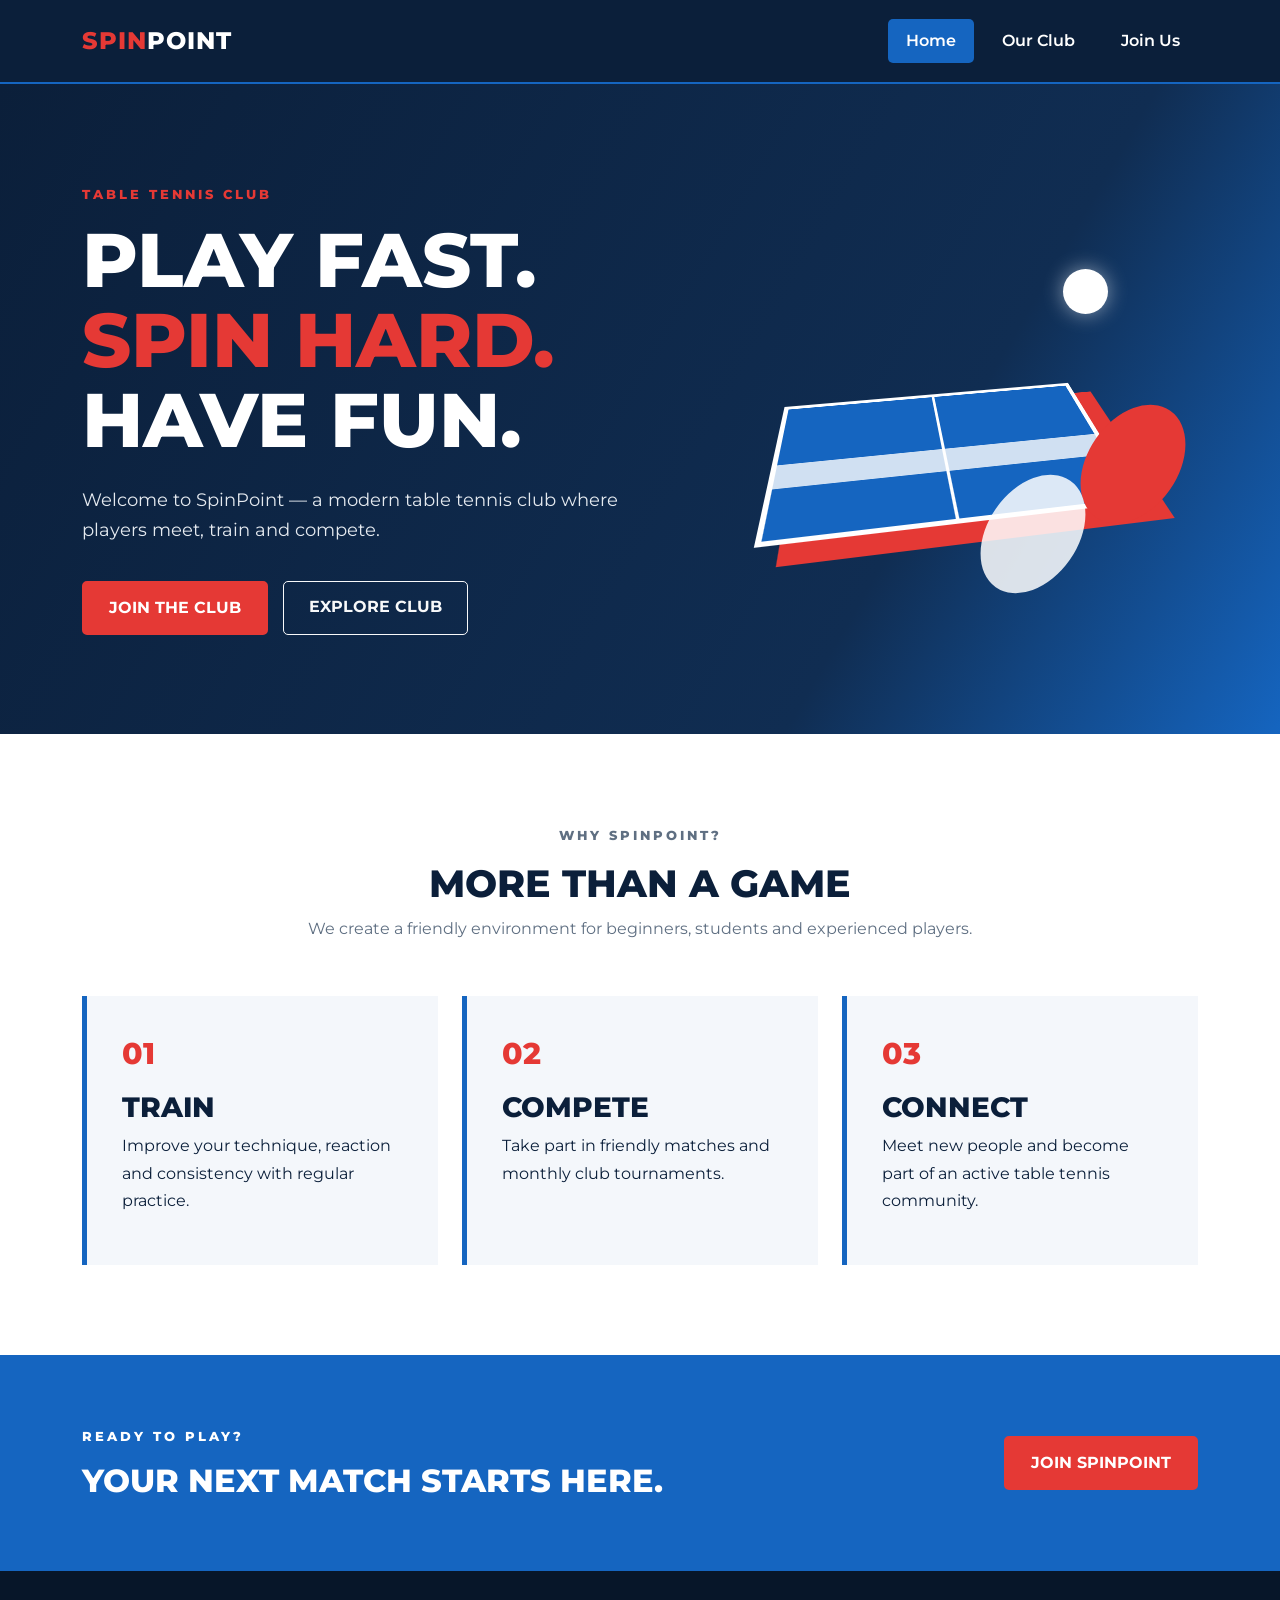
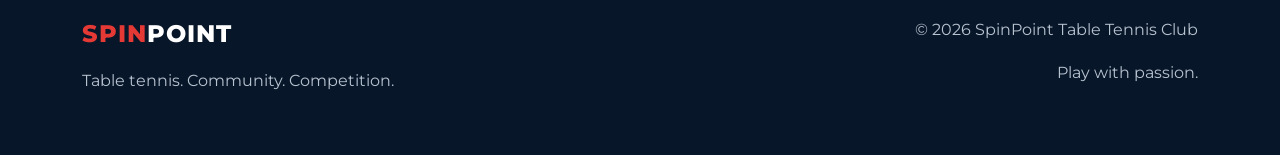
<file: index.html>
<!DOCTYPE html>
<html lang="en">
<head>
    <meta charset="UTF-8">
    <meta name="viewport" content="width=device-width, initial-scale=1.0">

    <title>SpinPoint | Table Tennis Club</title>

    <!-- Google Font -->
    <link rel="preconnect" href="https://fonts.googleapis.com">
    <link rel="preconnect" href="https://fonts.gstatic.com" crossorigin>
    <link href="https://fonts.googleapis.com/css2?family=Montserrat:wght@400;500;600;700;800&display=swap" rel="stylesheet">

    <!-- Bootstrap -->
    <link href="https://cdn.jsdelivr.net/npm/bootstrap@5.3.3/dist/css/bootstrap.min.css" rel="stylesheet">

    <!-- Custom CSS -->
    <link rel="stylesheet" href="style.css">
</head>

<body>

<!-- NAVIGATION -->
<header>
    <nav class="navbar navbar-expand-lg navbar-dark main-navbar">
        <div class="container">

            <a class="navbar-brand logo" href="index.html">
                <span>SPIN</span>POINT
            </a>

            <button class="navbar-toggler"
                    type="button"
                    data-bs-toggle="collapse"
                    data-bs-target="#mainNavigation">
                <span class="navbar-toggler-icon"></span>
            </button>

            <div class="collapse navbar-collapse" id="mainNavigation">
                <ul class="navbar-nav ms-auto">

                    <li class="nav-item">
                        <a class="nav-link active" href="index.html">Home</a>
                    </li>

                    <li class="nav-item">
                        <a class="nav-link" href="club.html">Our Club</a>
                    </li>

                    <li class="nav-item">
                        <a class="nav-link" href="join.html">Join Us</a>
                    </li>

                </ul>
            </div>

        </div>
    </nav>
</header>


<!-- HERO -->
<main>

<section class="hero-section">

    <div class="container">

        <div class="row align-items-center">

            <div class="col-lg-7 hero-content">

                <p class="small-label">TABLE TENNIS CLUB</p>

                <h1>
                    PLAY FAST.<br>
                    <span>SPIN HARD.</span><br>
                    HAVE FUN.
                </h1>

                <p class="hero-text">
                    Welcome to SpinPoint — a modern table tennis club
                    where players meet, train and compete.
                </p>

                <div class="hero-buttons">

                    <a href="join.html" class="btn btn-danger main-btn">
                        JOIN THE CLUB
                    </a>

                    <a href="club.html" class="btn btn-outline-light second-btn">
                        EXPLORE CLUB
                    </a>

                </div>

            </div>


            <div class="col-lg-5">

                <div class="ping-pong-art">

                    <div class="table-shape">
                        <div class="table-line"></div>
                        <div class="net"></div>
                    </div>

                    <div class="ping-ball"></div>

                    <div class="racket racket-one"></div>
                    <div class="racket racket-two"></div>

                </div>

            </div>

        </div>

    </div>

</section>


<!-- ABOUT -->
<section class="intro-section">

    <div class="container">

        <div class="section-heading text-center">

            <p class="small-label">WHY SPINPOINT?</p>

            <h2>MORE THAN A GAME</h2>

            <p>
                We create a friendly environment for beginners,
                students and experienced players.
            </p>

        </div>


        <div class="row g-4 mt-3">

            <div class="col-md-4">

                <article class="feature-card">

                    <div class="feature-number">01</div>

                    <h3>TRAIN</h3>

                    <p>
                        Improve your technique, reaction and
                        consistency with regular practice.
                    </p>

                </article>

            </div>


            <div class="col-md-4">

                <article class="feature-card">

                    <div class="feature-number">02</div>

                    <h3>COMPETE</h3>

                    <p>
                        Take part in friendly matches and
                        monthly club tournaments.
                    </p>

                </article>

            </div>


            <div class="col-md-4">

                <article class="feature-card">

                    <div class="feature-number">03</div>

                    <h3>CONNECT</h3>

                    <p>
                        Meet new people and become part of
                        an active table tennis community.
                    </p>

                </article>

            </div>

        </div>

    </div>

</section>


<!-- CTA -->
<section class="cta-section">

    <div class="container">

        <div class="cta-box">

            <div>
                <p class="small-label">READY TO PLAY?</p>

                <h2>YOUR NEXT MATCH STARTS HERE.</h2>
            </div>

            <a href="join.html" class="btn btn-danger main-btn">
                JOIN SPINPOINT
            </a>

        </div>

    </div>

</section>

</main>


<!-- FOOTER -->
<footer class="footer">

    <div class="container">

        <div class="row">

            <div class="col-md-6">
                <div class="logo footer-logo">
                    <span>SPIN</span>POINT
                </div>

                <p>
                    Table tennis. Community. Competition.
                </p>
            </div>

            <div class="col-md-6 text-md-end">
                <p>© 2026 SpinPoint Table Tennis Club</p>
                <p>Play with passion.</p>
            </div>

        </div>

    </div>

</footer>


<script src="https://cdn.jsdelivr.net/npm/bootstrap@5.3.3/dist/js/bootstrap.bundle.min.js"></script>

</body>
</html>
</file>
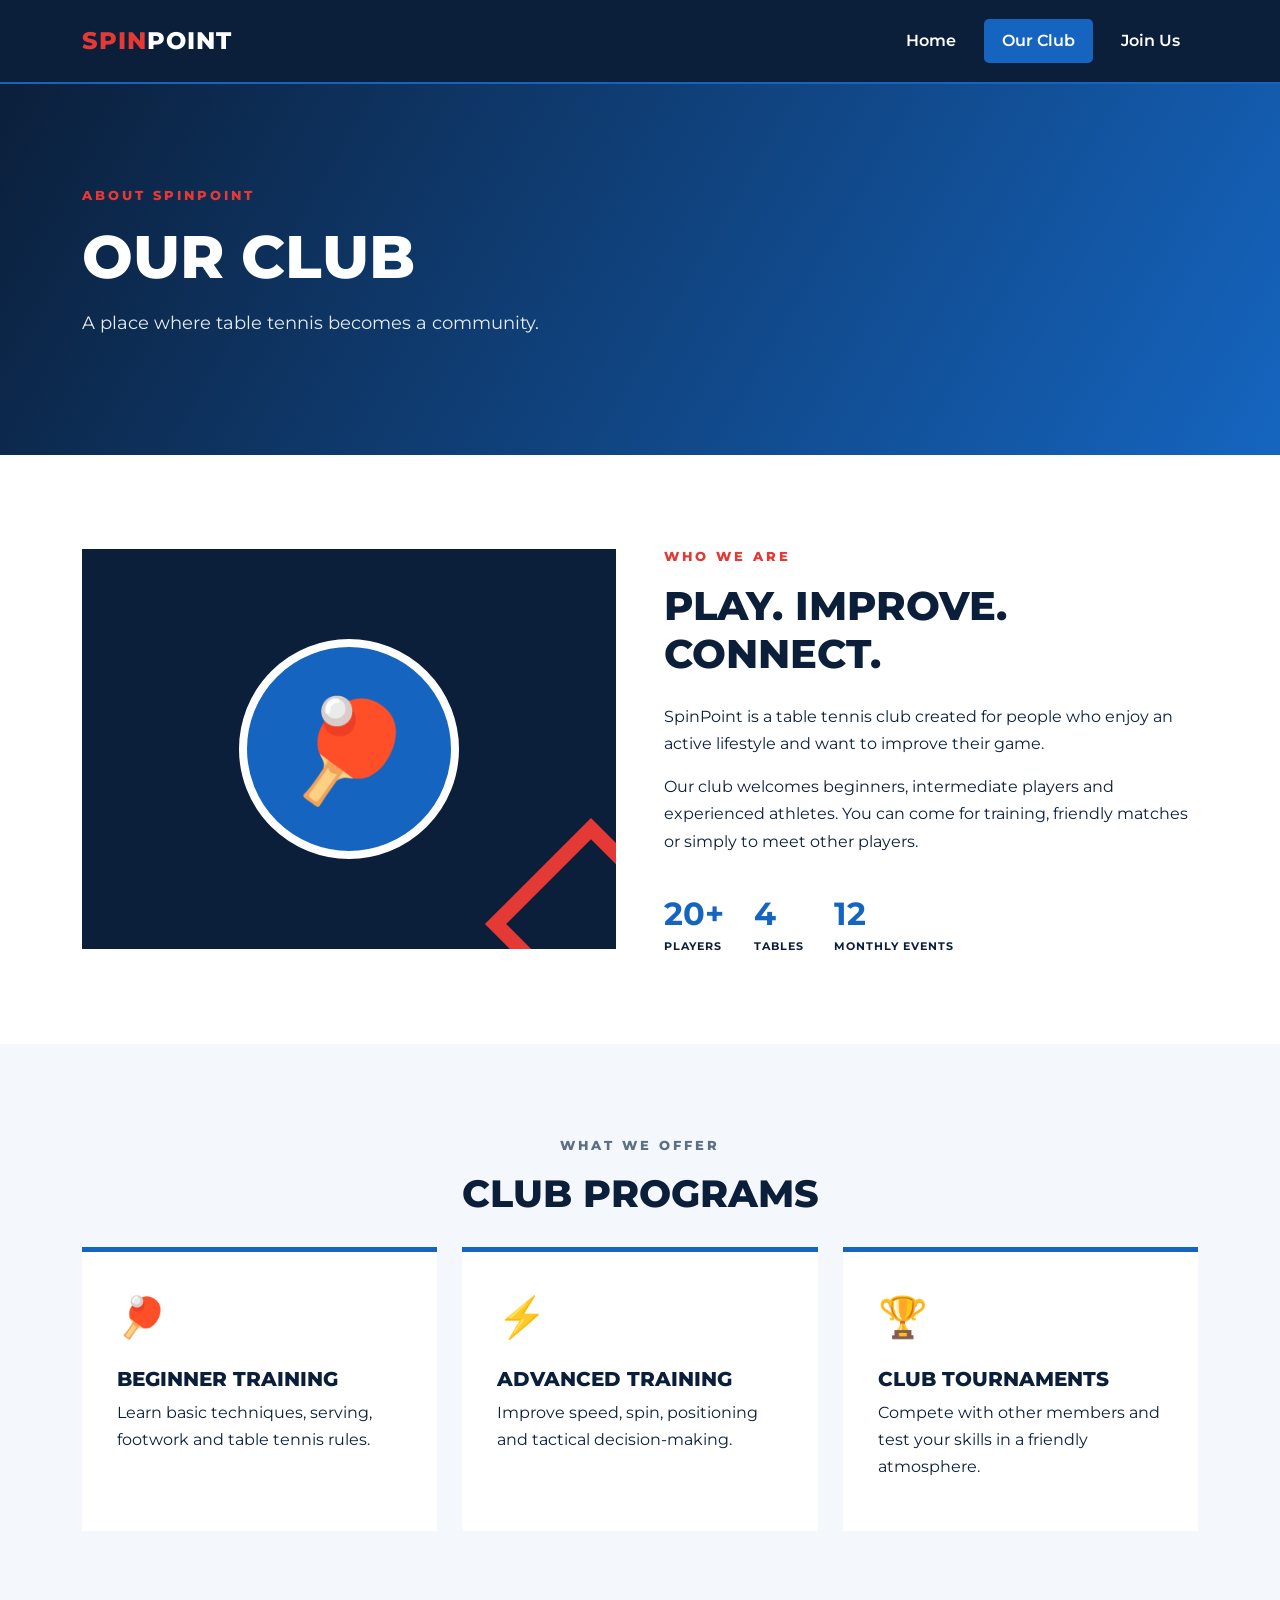
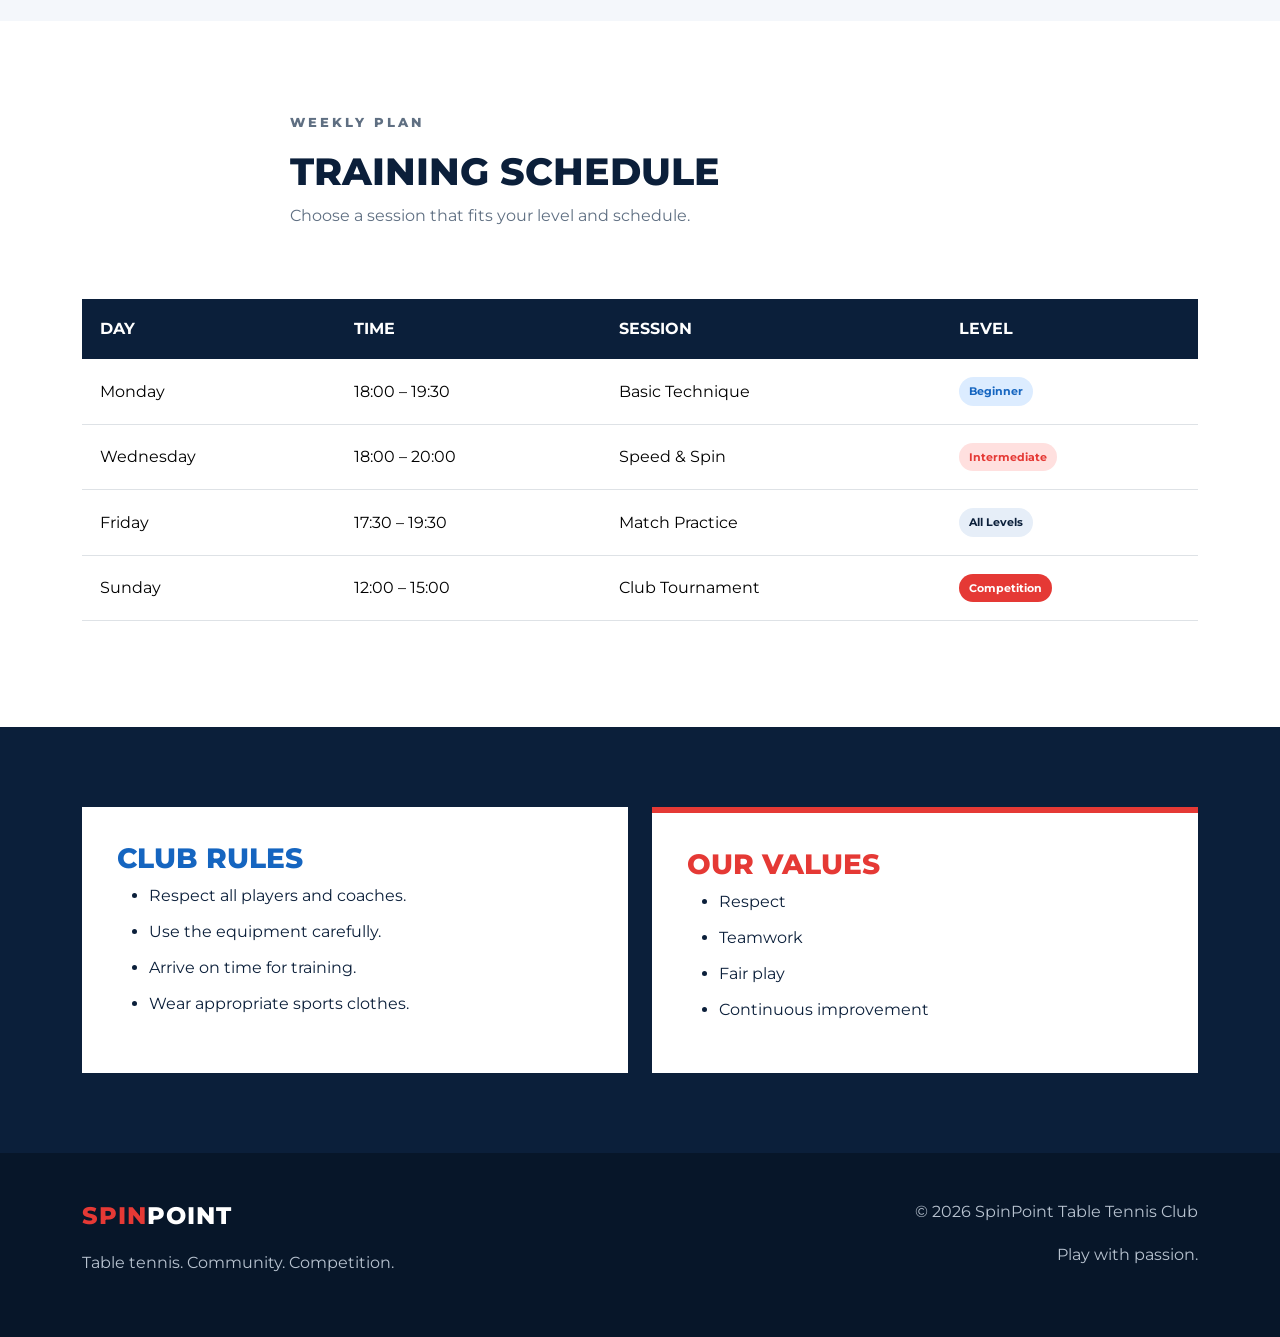
<file: club.html>
<!DOCTYPE html>
<html lang="en">
<head>

    <meta charset="UTF-8">
    <meta name="viewport" content="width=device-width, initial-scale=1.0">

    <title>SpinPoint | Our Club</title>

    <!-- Google Font -->
    <link rel="preconnect" href="https://fonts.googleapis.com">
    <link rel="preconnect" href="https://fonts.gstatic.com" crossorigin>

    <link href="https://fonts.googleapis.com/css2?family=Montserrat:wght@400;500;600;700;800&display=swap"
          rel="stylesheet">

    <!-- Bootstrap -->
    <link href="https://cdn.jsdelivr.net/npm/bootstrap@5.3.3/dist/css/bootstrap.min.css"
          rel="stylesheet">

    <!-- CSS -->
    <link rel="stylesheet" href="style.css">

</head>

<body>


<!-- NAVIGATION -->

<header>

<nav class="navbar navbar-expand-lg navbar-dark main-navbar">

<div class="container">

<a class="navbar-brand logo" href="index.html">
    <span>SPIN</span>POINT
</a>


<button class="navbar-toggler"
        type="button"
        data-bs-toggle="collapse"
        data-bs-target="#mainNavigation">

<span class="navbar-toggler-icon"></span>

</button>


<div class="collapse navbar-collapse" id="mainNavigation">

<ul class="navbar-nav ms-auto">

<li class="nav-item">
<a class="nav-link" href="index.html">Home</a>
</li>

<li class="nav-item">
<a class="nav-link active" href="club.html">Our Club</a>
</li>

<li class="nav-item">
<a class="nav-link" href="join.html">Join Us</a>
</li>

</ul>

</div>

</div>

</nav>

</header>


<main>


<!-- PAGE HEADER -->

<section class="page-header">

<div class="container">

<p class="small-label">ABOUT SPINPOINT</p>

<h1>OUR CLUB</h1>

<p>
A place where table tennis becomes a community.
</p>

</div>

</section>


<!-- CLUB INTRODUCTION -->

<section class="club-intro">

<div class="container">

<div class="row align-items-center g-5">


<div class="col-lg-6">

<div class="club-image">

<div class="image-circle">

<span>🏓</span>

</div>

<div class="red-decoration"></div>

</div>

</div>


<div class="col-lg-6">

<p class="small-label">WHO WE ARE</p>

<h2>PLAY. IMPROVE. CONNECT.</h2>

<p>
SpinPoint is a table tennis club created for people
who enjoy an active lifestyle and want to improve their game.
</p>

<p>
Our club welcomes beginners, intermediate players and
experienced athletes. You can come for training,
friendly matches or simply to meet other players.
</p>

<div class="club-stats">

<div>
<strong>20+</strong>
<span>PLAYERS</span>
</div>

<div>
<strong>4</strong>
<span>TABLES</span>
</div>

<div>
<strong>12</strong>
<span>MONTHLY EVENTS</span>
</div>

</div>

</div>

</div>

</div>

</section>


<!-- PROGRAMS -->

<section class="program-section">

<div class="container">

<div class="section-heading text-center">

<p class="small-label">WHAT WE OFFER</p>

<h2>CLUB PROGRAMS</h2>

</div>


<div class="program-grid">


<article class="program-card">

<div class="program-icon">🏓</div>

<h3>BEGINNER TRAINING</h3>

<p>
Learn basic techniques, serving, footwork and
table tennis rules.
</p>

</article>


<article class="program-card">

<div class="program-icon">⚡</div>

<h3>ADVANCED TRAINING</h3>

<p>
Improve speed, spin, positioning and tactical
decision-making.
</p>

</article>


<article class="program-card">

<div class="program-icon">🏆</div>

<h3>CLUB TOURNAMENTS</h3>

<p>
Compete with other members and test your skills
in a friendly atmosphere.
</p>

</article>


</div>

</div>

</section>


<!-- SCHEDULE -->

<section class="schedule-section">

<div class="container">

<div class="section-heading">

<p class="small-label">WEEKLY PLAN</p>

<h2>TRAINING SCHEDULE</h2>

<p>
Choose a session that fits your level and schedule.
</p>

</div>


<div class="table-responsive">

<table class="table schedule-table">

<thead>

<tr>

<th>DAY</th>
<th>TIME</th>
<th>SESSION</th>
<th>LEVEL</th>

</tr>

</thead>


<tbody>

<tr>

<td>Monday</td>
<td>18:00 – 19:30</td>
<td>Basic Technique</td>
<td><span class="level beginner">Beginner</span></td>

</tr>


<tr>

<td>Wednesday</td>
<td>18:00 – 20:00</td>
<td>Speed & Spin</td>
<td><span class="level intermediate">Intermediate</span></td>

</tr>


<tr>

<td>Friday</td>
<td>17:30 – 19:30</td>
<td>Match Practice</td>
<td><span class="level all-levels">All Levels</span></td>

</tr>


<tr>

<td>Sunday</td>
<td>12:00 – 15:00</td>
<td>Club Tournament</td>
<td><span class="level competition">Competition</span></td>

</tr>

</tbody>

</table>

</div>

</div>

</section>


<!-- RULES -->

<section class="rules-section">

<div class="container">

<div class="row g-4">


<div class="col-md-6">

<div class="rule-box">

<h3>CLUB RULES</h3>

<ul>

<li>Respect all players and coaches.</li>

<li>Use the equipment carefully.</li>

<li>Arrive on time for training.</li>

<li>Wear appropriate sports clothes.</li>

</ul>

</div>

</div>


<div class="col-md-6">

<div class="rule-box red-box">

<h3>OUR VALUES</h3>

<ul>

<li>Respect</li>

<li>Teamwork</li>

<li>Fair play</li>

<li>Continuous improvement</li>

</ul>

</div>

</div>


</div>

</div>

</section>


</main>


<!-- FOOTER -->

<footer class="footer">

<div class="container">

<div class="row">

<div class="col-md-6">

<div class="logo footer-logo">
<span>SPIN</span>POINT
</div>

<p>Table tennis. Community. Competition.</p>

</div>


<div class="col-md-6 text-md-end">

<p>© 2026 SpinPoint Table Tennis Club</p>

<p>Play with passion.</p>

</div>

</div>

</div>

</footer>


<script src="https://cdn.jsdelivr.net/npm/bootstrap@5.3.3/dist/js/bootstrap.bundle.min.js"></script>

</body>
</html>
</file>
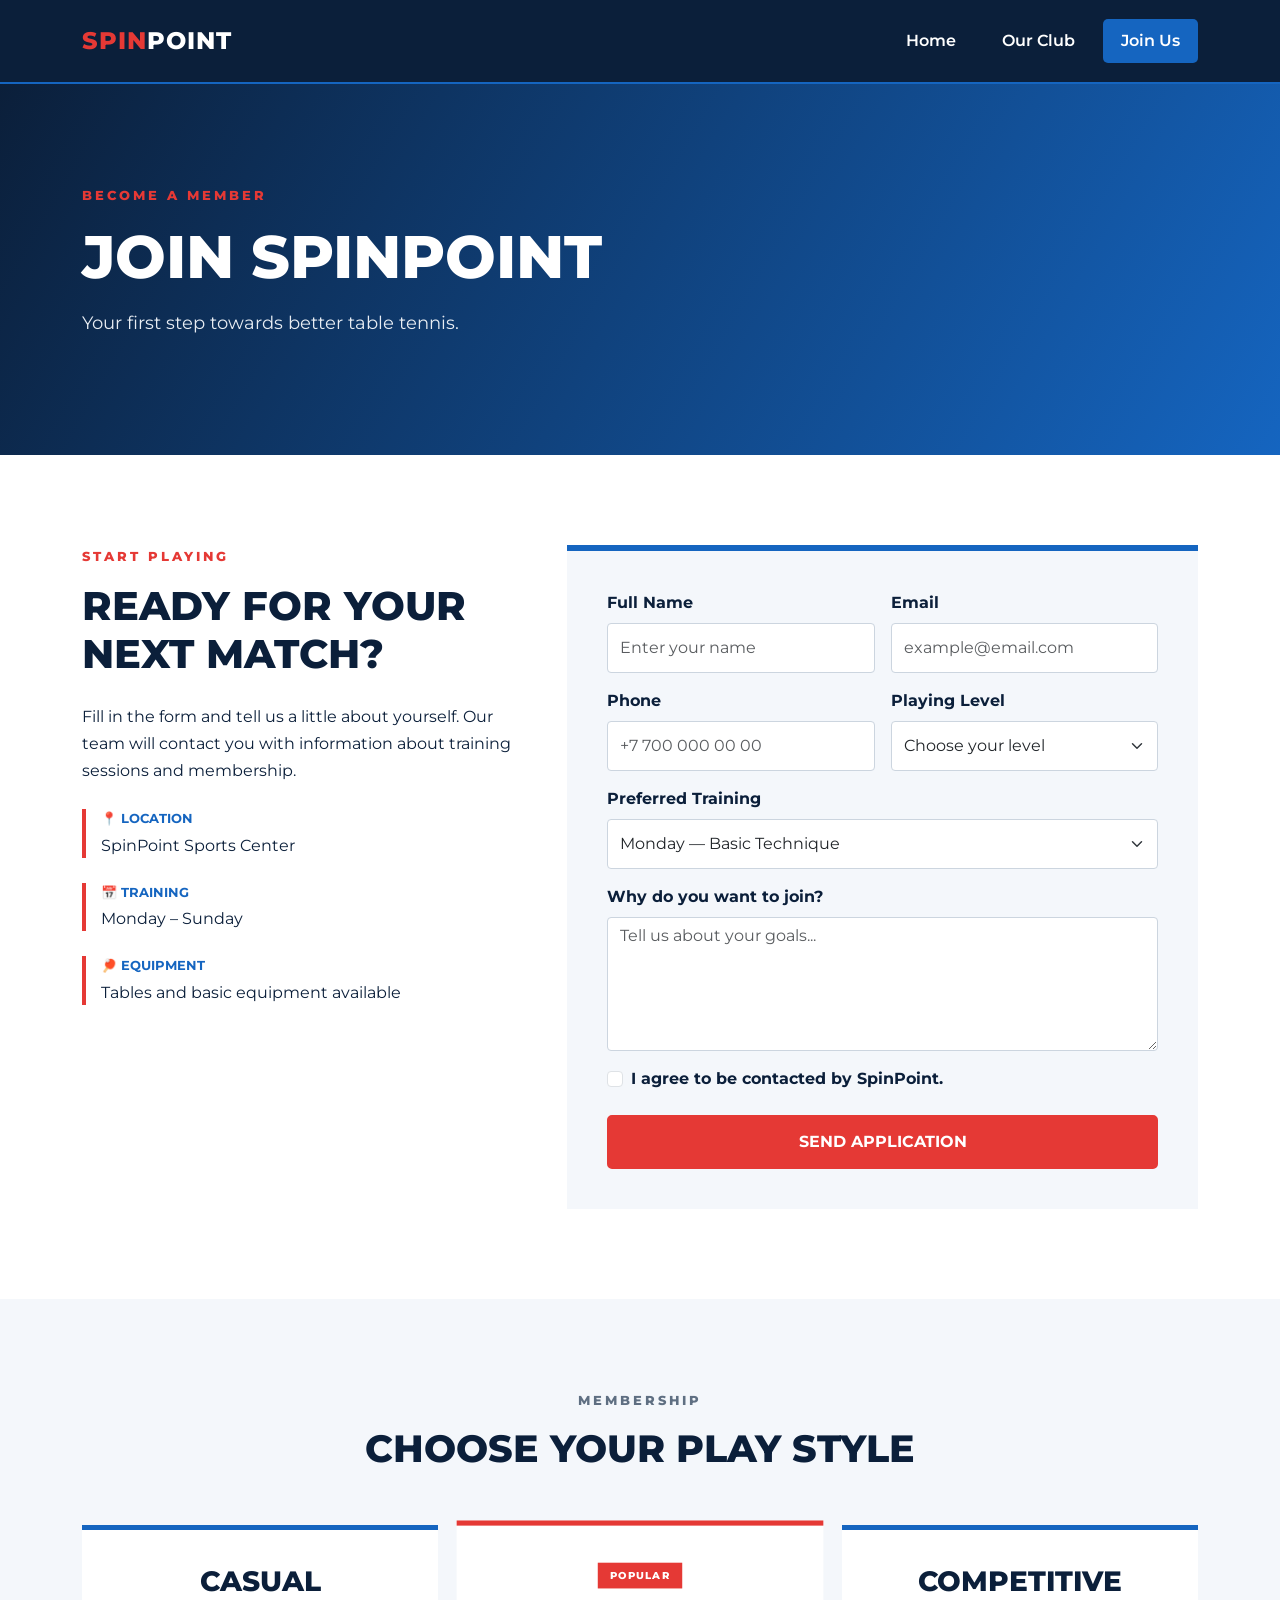
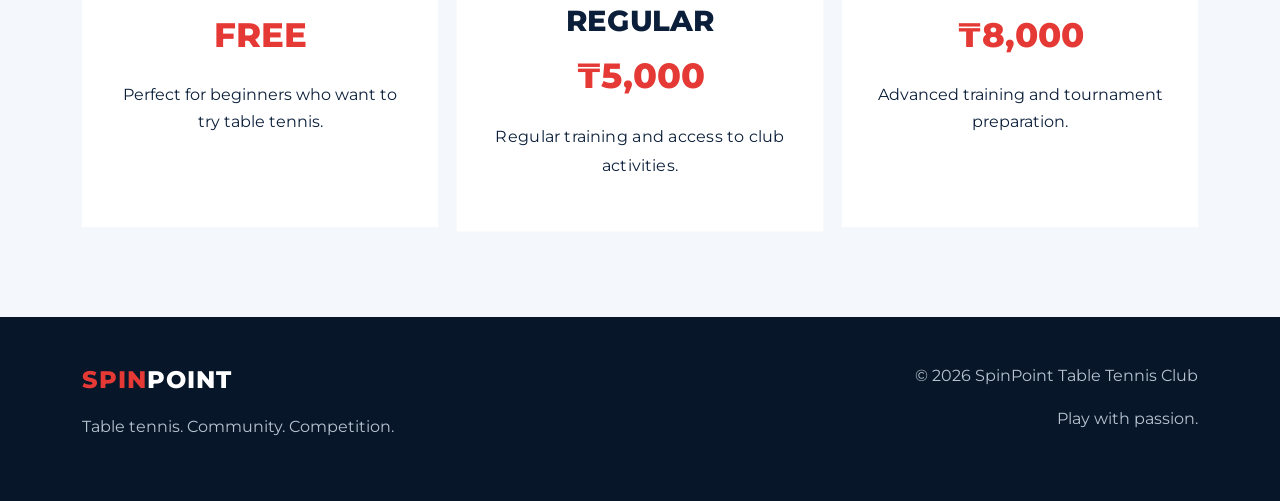
<file: join.html>
<!DOCTYPE html>
<html lang="en">

<head>

<meta charset="UTF-8">

<meta name="viewport"
      content="width=device-width, initial-scale=1.0">

<title>SpinPoint | Join Us</title>


<!-- Google Font -->

<link rel="preconnect"
      href="https://fonts.googleapis.com">

<link rel="preconnect"
      href="https://fonts.gstatic.com"
      crossorigin>

<link href="https://fonts.googleapis.com/css2?family=Montserrat:wght@400;500;600;700;800&display=swap"
      rel="stylesheet">


<!-- Bootstrap -->

<link href="https://cdn.jsdelivr.net/npm/bootstrap@5.3.3/dist/css/bootstrap.min.css"
      rel="stylesheet">


<!-- Custom CSS -->

<link rel="stylesheet"
      href="style.css">

</head>


<body>


<!-- NAVIGATION -->

<header>

<nav class="navbar navbar-expand-lg navbar-dark main-navbar">

<div class="container">


<a class="navbar-brand logo"
   href="index.html">

<span>SPIN</span>POINT

</a>


<button class="navbar-toggler"
        type="button"
        data-bs-toggle="collapse"
        data-bs-target="#mainNavigation">

<span class="navbar-toggler-icon"></span>

</button>


<div class="collapse navbar-collapse"
     id="mainNavigation">

<ul class="navbar-nav ms-auto">

<li class="nav-item">

<a class="nav-link"
   href="index.html">

Home

</a>

</li>


<li class="nav-item">

<a class="nav-link"
   href="club.html">

Our Club

</a>

</li>


<li class="nav-item">

<a class="nav-link active"
   href="join.html">

Join Us

</a>

</li>

</ul>

</div>

</div>

</nav>

</header>


<main>


<!-- PAGE HEADER -->

<section class="page-header">

<div class="container">

<p class="small-label">
BECOME A MEMBER
</p>

<h1>JOIN SPINPOINT</h1>

<p>
Your first step towards better table tennis.
</p>

</div>

</section>


<!-- FORM -->

<section class="join-section">

<div class="container">

<div class="row g-5">


<!-- INFORMATION -->

<div class="col-lg-5">

<div class="join-info">

<p class="small-label">
START PLAYING
</p>

<h2>READY FOR YOUR NEXT MATCH?</h2>

<p>
Fill in the form and tell us a little about yourself.
Our team will contact you with information about
training sessions and membership.
</p>


<div class="contact-item">

<strong>📍 LOCATION</strong>

<span>SpinPoint Sports Center</span>

</div>


<div class="contact-item">

<strong>📅 TRAINING</strong>

<span>Monday – Sunday</span>

</div>


<div class="contact-item">

<strong>🏓 EQUIPMENT</strong>

<span>Tables and basic equipment available</span>

</div>


</div>

</div>


<!-- FORM -->

<div class="col-lg-7">

<form class="join-form">


<div class="row g-3">


<div class="col-md-6">

<label for="name">
Full Name
</label>

<input
type="text"
id="name"
class="form-control"
placeholder="Enter your name"
required>

</div>


<div class="col-md-6">

<label for="email">
Email
</label>

<input
type="email"
id="email"
class="form-control"
placeholder="example@email.com"
required>

</div>


<div class="col-md-6">

<label for="phone">
Phone
</label>

<input
type="tel"
id="phone"
class="form-control"
placeholder="+7 700 000 00 00">

</div>


<div class="col-md-6">

<label for="level">
Playing Level
</label>

<select
id="level"
class="form-select"
required>

<option value="">
Choose your level
</option>

<option>
Beginner
</option>

<option>
Intermediate
</option>

<option>
Advanced
</option>

</select>

</div>


<div class="col-12">

<label for="training">
Preferred Training
</label>

<select
id="training"
class="form-select">

<option>
Monday — Basic Technique
</option>

<option>
Wednesday — Speed & Spin
</option>

<option>
Friday — Match Practice
</option>

<option>
Sunday — Club Tournament
</option>

</select>

</div>


<div class="col-12">

<label for="message">
Why do you want to join?
</label>

<textarea
id="message"
class="form-control"
rows="5"
placeholder="Tell us about your goals..."></textarea>

</div>


<div class="col-12">

<div class="form-check">

<input
class="form-check-input"
type="checkbox"
id="agreement"
required>

<label
class="form-check-label"
for="agreement">

I agree to be contacted by SpinPoint.

</label>

</div>

</div>


<div class="col-12">

<button
type="submit"
class="btn btn-danger main-btn form-button">

SEND APPLICATION

</button>

</div>


</div>

</form>

</div>

</div>

</div>

</section>


<!-- MEMBERSHIP -->

<section class="membership-section">

<div class="container">

<div class="section-heading text-center">

<p class="small-label">
MEMBERSHIP
</p>

<h2>CHOOSE YOUR PLAY STYLE</h2>

</div>


<div class="row g-4 mt-3">


<div class="col-md-4">

<div class="membership-card">

<h3>CASUAL</h3>

<p class="price">
FREE
</p>

<p>
Perfect for beginners who want
to try table tennis.
</p>

</div>

</div>


<div class="col-md-4">

<div class="membership-card featured">

<div class="popular">
POPULAR
</div>

<h3>REGULAR</h3>

<p class="price">
₸5,000
</p>

<p>
Regular training and access
to club activities.
</p>

</div>

</div>


<div class="col-md-4">

<div class="membership-card">

<h3>COMPETITIVE</h3>

<p class="price">
₸8,000
</p>

<p>
Advanced training and
tournament preparation.
</p>

</div>

</div>


</div>

</div>

</section>


</main>


<!-- FOOTER -->

<footer class="footer">

<div class="container">

<div class="row">


<div class="col-md-6">

<div class="logo footer-logo">

<span>SPIN</span>POINT

</div>

<p>
Table tennis. Community. Competition.
</p>

</div>


<div class="col-md-6 text-md-end">

<p>
© 2026 SpinPoint Table Tennis Club
</p>

<p>
Play with passion.
</p>

</div>


</div>

</div>

</footer>


<script src="https://cdn.jsdelivr.net/npm/bootstrap@5.3.3/dist/js/bootstrap.bundle.min.js"></script>

</body>

</html>
</file>
<file: style.css>
/* =========================================
   SPINPOINT TABLE TENNIS CLUB
   Main colors:
   Dark Blue - #0B1F3A
   Blue - #1565C0
   Red - #E53935
   White - #FFFFFF
========================================= */


/* =========================================
   GENERAL
========================================= */

* {
    box-sizing: border-box;
}

html {
    scroll-behavior: smooth;
}

body {
    margin: 0;
    font-family: "Montserrat", sans-serif;
    background-color: #ffffff;
    color: #0B1F3A;
}

a {
    text-decoration: none;
}

p {
    line-height: 1.7;
}


/* =========================================
   NAVIGATION
========================================= */

.main-navbar {
    background-color: #0B1F3A;
    padding: 18px 0;
    border-bottom: 2px solid #1565C0;
}

.logo {
    font-size: 24px;
    font-weight: 800;
    letter-spacing: 1px;
    color: #ffffff !important;
}

.logo span {
    color: #E53935;
}

.navbar-nav {
    gap: 10px;
}

.nav-link {
    color: #ffffff !important;
    font-weight: 600;
    padding: 10px 18px !important;
    border-radius: 5px;
    transition: 0.3s;
}

.nav-link:hover,
.nav-link.active {
    background-color: #1565C0;
    color: #ffffff !important;
}


/* =========================================
   HERO
========================================= */

.hero-section {
    min-height: 650px;
    background:
        linear-gradient(120deg, #0B1F3A 0%, #102D52 70%, #1565C0 100%);
    color: #ffffff;
    display: flex;
    align-items: center;
    padding: 80px 0;
    overflow: hidden;
}

.small-label {
    color: #E53935;
    font-size: 13px;
    font-weight: 800;
    letter-spacing: 3px;
    margin-bottom: 15px;
}

.hero-content h1 {
    font-size: clamp(42px, 6vw, 76px);
    line-height: 1.05;
    font-weight: 800;
    margin-bottom: 25px;
}

.hero-content h1 span {
    color: #E53935;
}

.hero-text {
    max-width: 560px;
    color: #e5eaf0;
    font-size: 18px;
}

.hero-buttons {
    display: flex;
    gap: 15px;
    margin-top: 35px;
    flex-wrap: wrap;
}


/* =========================================
   BUTTONS
========================================= */

.main-btn {
    background-color: #E53935;
    border: 2px solid #E53935;
    padding: 13px 25px;
    font-weight: 700;
    border-radius: 5px;
    transition: 0.3s;
}

.main-btn:hover {
    background-color: #ffffff;
    border-color: #ffffff;
    color: #E53935;
    transform: translateY(-3px);
}

.second-btn {
    padding: 13px 25px;
    font-weight: 700;
    border-radius: 5px;
    transition: 0.3s;
}

.second-btn:hover {
    background-color: #1565C0;
    border-color: #1565C0;
}


/* =========================================
   TABLE TENNIS HERO ART
========================================= */

.ping-pong-art {
    position: relative;
    height: 400px;
    width: 100%;
}

.table-shape {
    position: absolute;
    width: 330px;
    height: 180px;
    background-color: #1565C0;
    border: 5px solid #ffffff;
    transform: perspective(400px) rotateX(45deg) rotateZ(-8deg);
    bottom: 70px;
    left: 30px;
    box-shadow: 20px 20px 0 #E53935;
}

.table-line {
    position: absolute;
    height: 100%;
    width: 3px;
    background-color: #ffffff;
    left: 50%;
}

.net {
    position: absolute;
    height: 30px;
    width: 100%;
    background-color: #ffffff;
    left: 0;
    top: 50%;
    opacity: 0.8;
}

.ping-ball {
    position: absolute;
    width: 45px;
    height: 45px;
    background-color: #ffffff;
    border-radius: 50%;
    top: 60px;
    right: 90px;
    animation: ballMove 2.5s infinite alternate ease-in-out;
    box-shadow: 0 0 20px rgba(255,255,255,0.5);
}

@keyframes ballMove {

    from {
        transform: translate(0, 30px);
    }

    to {
        transform: translate(-100px, -70px);
    }

}

.racket {
    position: absolute;
    width: 90px;
    height: 130px;
    border-radius: 50%;
    transform: rotate(35deg);
}

.racket-one {
    background-color: #E53935;
    right: 20px;
    bottom: 80px;
}

.racket-two {
    background-color: #ffffff;
    right: 120px;
    bottom: 10px;
    opacity: 0.85;
}


/* =========================================
   INTRO SECTION
========================================= */

.intro-section {
    padding: 90px 0;
    background-color: #ffffff;
}

.section-heading {
    max-width: 700px;
    margin: 0 auto 30px;
}

.section-heading h2 {
    font-size: 38px;
    font-weight: 800;
    color: #0B1F3A;
}

.section-heading p {
    color: #5f6f82;
}


/* =========================================
   FEATURE CARDS
========================================= */

.feature-card {
    height: 100%;
    padding: 35px;
    background-color: #f4f7fb;
    border-left: 5px solid #1565C0;
    transition: 0.3s;
}

.feature-card:hover {
    transform: translateY(-8px);
    border-left-color: #E53935;
    box-shadow: 0 15px 35px rgba(11,31,58,0.12);
}

.feature-number {
    color: #E53935;
    font-size: 30px;
    font-weight: 800;
    margin-bottom: 15px;
}

.feature-card h3 {
    color: #0B1F3A;
    font-weight: 800;
}


/* =========================================
   CTA
========================================= */

.cta-section {
    padding: 70px 0;
    background-color: #1565C0;
}

.cta-box {
    display: flex;
    align-items: center;
    justify-content: space-between;
    gap: 30px;
    color: #ffffff;
}

.cta-box h2 {
    font-size: 32px;
    font-weight: 800;
    margin: 0;
}

.cta-box .small-label {
    color: #ffffff;
}


/* =========================================
   PAGE HEADER
========================================= */

.page-header {
    padding: 100px 0;
    background:
        linear-gradient(120deg, #0B1F3A, #1565C0);
    color: #ffffff;
}

.page-header h1 {
    font-size: 60px;
    font-weight: 800;
    margin-bottom: 15px;
}

.page-header p:not(.small-label) {
    color: #e8edf3;
    font-size: 18px;
}


/* =========================================
   CLUB INTRO
========================================= */

.club-intro {
    padding: 90px 0;
}

.club-intro h2 {
    font-size: 40px;
    font-weight: 800;
    margin-bottom: 25px;
}

.club-image {
    height: 400px;
    position: relative;
    background-color: #0B1F3A;
    overflow: hidden;
    display: flex;
    align-items: center;
    justify-content: center;
}

.image-circle {
    width: 220px;
    height: 220px;
    background-color: #1565C0;
    border-radius: 50%;
    display: flex;
    align-items: center;
    justify-content: center;
    font-size: 100px;
    border: 8px solid #ffffff;
}

.red-decoration {
    position: absolute;
    width: 150px;
    height: 150px;
    border: 15px solid #E53935;
    right: -50px;
    bottom: -50px;
    transform: rotate(45deg);
}

.club-stats {
    display: flex;
    gap: 30px;
    margin-top: 35px;
    flex-wrap: wrap;
}

.club-stats div {
    display: flex;
    flex-direction: column;
}

.club-stats strong {
    font-size: 32px;
    color: #1565C0;
}

.club-stats span {
    font-size: 11px;
    font-weight: 700;
    letter-spacing: 1px;
}


/* =========================================
   PROGRAMS
========================================= */

.program-section {
    padding: 90px 0;
    background-color: #f4f7fb;
}

.program-grid {
    display: grid;
    grid-template-columns: repeat(3, 1fr);
    gap: 25px;
}

.program-card {
    background-color: #ffffff;
    padding: 35px;
    border-top: 5px solid #1565C0;
    transition: 0.3s;
}

.program-card:hover {
    transform: translateY(-8px);
    border-top-color: #E53935;
    box-shadow: 0 15px 30px rgba(11,31,58,0.12);
}

.program-icon {
    font-size: 40px;
    margin-bottom: 20px;
}

.program-card h3 {
    font-size: 20px;
    font-weight: 800;
}


/* =========================================
   SCHEDULE
========================================= */

.schedule-section {
    padding: 90px 0;
}

.schedule-table {
    margin-top: 40px;
    border-collapse: separate;
    border-spacing: 0;
    overflow: hidden;
}

.schedule-table th {
    background-color: #0B1F3A;
    color: #ffffff;
    padding: 18px;
    border: none;
}

.schedule-table td {
    padding: 18px;
    vertical-align: middle;
}

.schedule-table tbody tr:nth-child(even) {
    background-color: #f4f7fb;
}

.level {
    display: inline-block;
    padding: 6px 10px;
    border-radius: 20px;
    font-size: 11px;
    font-weight: 700;
}

.beginner {
    background-color: #dcecff;
    color: #1565C0;
}

.intermediate {
    background-color: #ffe0df;
    color: #E53935;
}

.all-levels {
    background-color: #e6eef8;
    color: #0B1F3A;
}

.competition {
    background-color: #E53935;
    color: #ffffff;
}


/* =========================================
   RULES
========================================= */

.rules-section {
    padding: 80px 0;
    background-color: #0B1F3A;
}

.rule-box {
    padding: 35px;
    background-color: #ffffff;
    height: 100%;
}

.rule-box h3 {
    font-weight: 800;
    color: #1565C0;
}

.rule-box li {
    margin-bottom: 12px;
}

.red-box {
    border-top: 6px solid #E53935;
}

.red-box h3 {
    color: #E53935;
}


/* =========================================
   JOIN SECTION
========================================= */

.join-section {
    padding: 90px 0;
}

.join-info h2 {
    font-size: 40px;
    font-weight: 800;
    margin-bottom: 25px;
}

.contact-item {
    display: flex;
    flex-direction: column;
    gap: 5px;
    margin-top: 25px;
    padding-left: 15px;
    border-left: 4px solid #E53935;
}

.contact-item strong {
    color: #1565C0;
    font-size: 13px;
}


/* =========================================
   FORM
========================================= */

.join-form {
    padding: 40px;
    background-color: #f4f7fb;
    border-top: 6px solid #1565C0;
}

.join-form label {
    display: block;
    margin-bottom: 8px;
    font-weight: 700;
    color: #0B1F3A;
}

.form-control,
.form-select {
    min-height: 50px;
    border: 1px solid #ccd5df;
    border-radius: 4px;
}

.form-control:focus,
.form-select:focus {
    border-color: #1565C0;
    box-shadow: 0 0 0 0.2rem rgba(21,101,192,0.15);
}

textarea.form-control {
    min-height: 130px;
}

.form-button {
    width: 100%;
}


/* =========================================
   MEMBERSHIP
========================================= */

.membership-section {
    padding: 90px 0;
    background-color: #f4f7fb;
}

.membership-card {
    position: relative;
    background-color: #ffffff;
    padding: 35px;
    text-align: center;
    height: 100%;
    border-top: 5px solid #1565C0;
    transition: 0.3s;
}

.membership-card:hover {
    transform: translateY(-8px);
    box-shadow: 0 15px 30px rgba(11,31,58,0.12);
}

.membership-card h3 {
    font-weight: 800;
}

.price {
    font-size: 34px;
    font-weight: 800;
    color: #E53935;
}

.featured {
    border-top-color: #E53935;
    transform: scale(1.03);
}

.featured:hover {
    transform: scale(1.03) translateY(-8px);
}

.popular {
    display: inline-block;
    background-color: #E53935;
    color: #ffffff;
    padding: 5px 12px;
    font-size: 10px;
    font-weight: 800;
    letter-spacing: 1px;
    margin-bottom: 15px;
}


/* =========================================
   FOOTER
========================================= */

.footer {
    background-color: #071629;
    color: #ffffff;
    padding: 45px 0;
}

.footer-logo {
    margin-bottom: 15px;
}

.footer p {
    color: #b8c3d0;
}


/* =========================================
   RESPONSIVE — 768 PX
========================================= */

@media (max-width: 991px) {

    .hero-section {
        min-height: auto;
        padding: 70px 0;
    }

    .ping-pong-art {
        margin-top: 50px;
    }

    .program-grid {
        grid-template-columns: 1fr 1fr;
    }

    .cta-box {
        flex-direction: column;
        align-items: flex-start;
    }

    .page-header h1 {
        font-size: 48px;
    }

}


/* =========================================
   RESPONSIVE — 375 PX
========================================= */

@media (max-width: 575px) {

    .main-navbar {
        padding: 12px 0;
    }

    .logo {
        font-size: 20px;
    }

    .hero-section {
        padding: 55px 0;
    }

    .hero-content h1 {
        font-size: 42px;
    }

    .hero-text {
        font-size: 15px;
    }

    .hero-buttons {
        flex-direction: column;
        align-items: stretch;
    }

    .hero-buttons .btn {
        width: 100%;
    }

    .ping-pong-art {
        height: 280px;
        transform: scale(0.75);
        transform-origin: center;
        margin-top: 10px;
    }

    .table-shape {
        left: 0;
    }

    .page-header {
        padding: 65px 0;
    }

    .page-header h1 {
        font-size: 40px;
    }

    .intro-section,
    .club-intro,
    .program-section,
    .schedule-section,
    .join-section,
    .membership-section {
        padding: 60px 0;
    }

    .section-heading h2,
    .club-intro h2,
    .join-info h2 {
        font-size: 30px;
    }

    .program-grid {
        grid-template-columns: 1fr;
    }

    .club-image {
        height: 300px;
    }

    .image-circle {
        width: 170px;
        height: 170px;
        font-size: 70px;
    }

    .club-stats {
        gap: 20px;
    }

    .club-stats strong {
        font-size: 25px;
    }

    .schedule-table {
        font-size: 13px;
        min-width: 650px;
    }

    .join-form {
        padding: 25px 20px;
    }

    .membership-card {
        padding: 30px 20px;
    }

    .featured {
        transform: none;
    }

    .featured:hover {
        transform: translateY(-8px);
    }

    .footer {
        text-align: center;
    }

    .footer .text-md-end {
        text-align: center !important;
        margin-top: 20px;
    }

}
</file>
